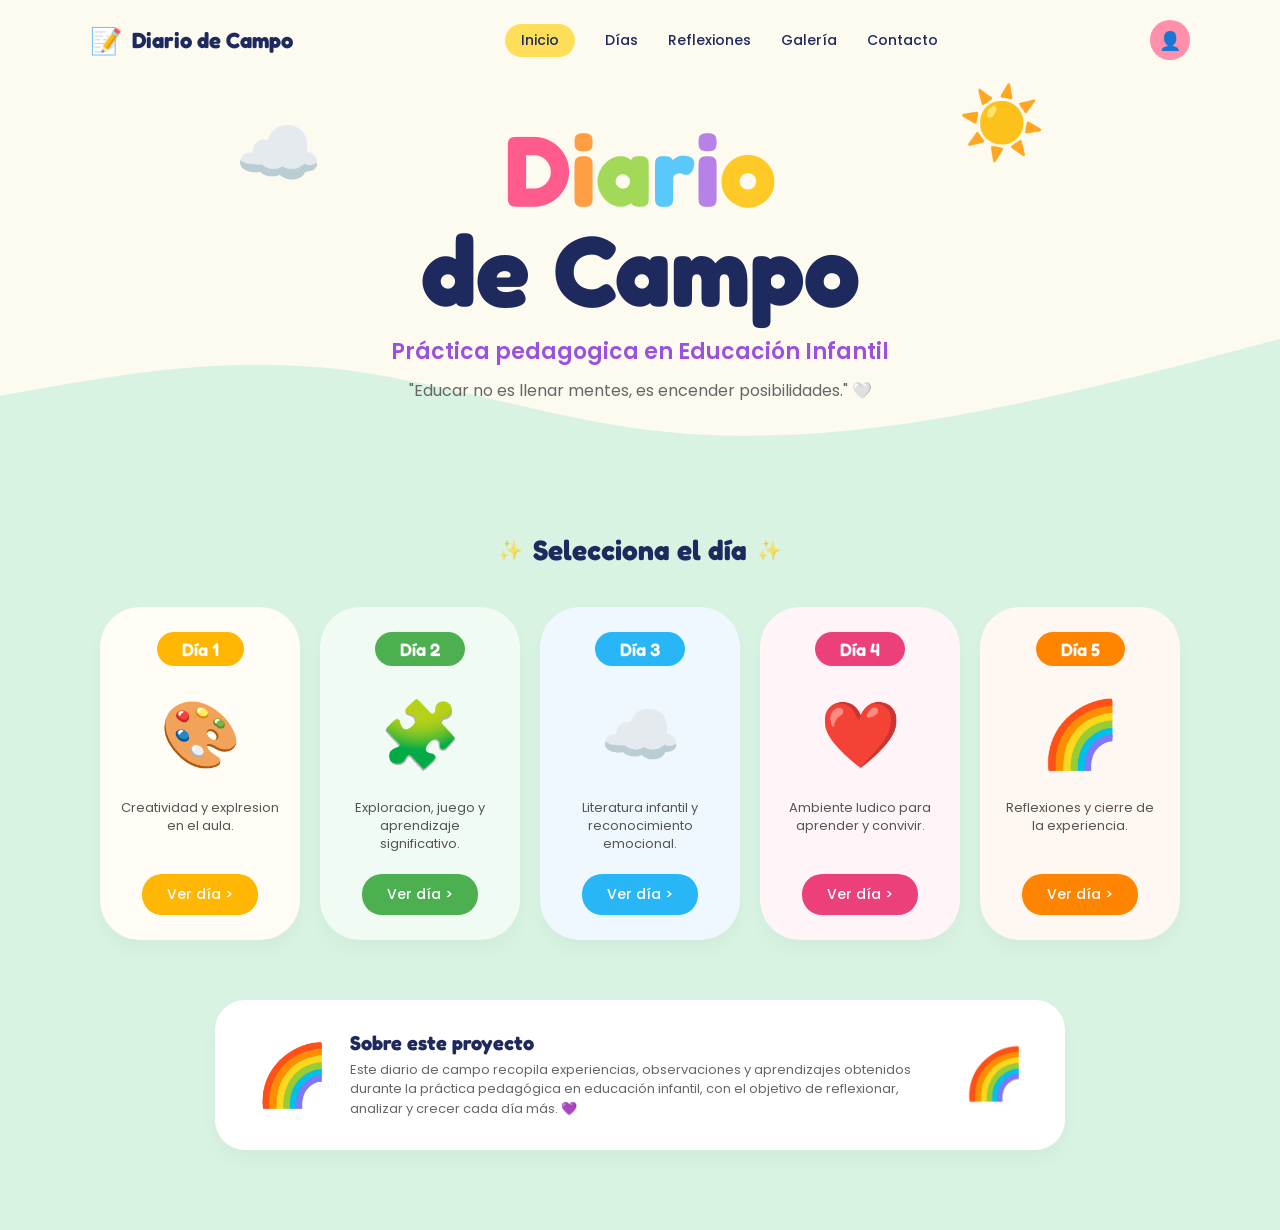
<file: index.html>
<!DOCTYPE html>
<html lang="es">
<head>
    <meta charset="UTF-8">
    <meta name="viewport" content="width=device-width, initial-scale=1.0">
    <title>Diario de Campo</title>

    <link href="https://fonts.googleapis.com/css2?family=Fredoka:wght@500;600;700&family=Poppins:wght@300;400;500;600&display=swap" rel="stylesheet">

    <style>
        /* ========================================= */
        /* RESET Y VARIABLES BASE                    */
        /* ========================================= */
        * {
            margin: 0;
            padding: 0;
            box-sizing: border-box;
        }

        body {
            font-family: 'Poppins', sans-serif;
            background-color: #d8f3e2; /* Verde suave del fondo inferior */
            color: #333;
            overflow-x: hidden;
        }

        /* ========================================= */
        /* SECCIÓN SUPERIOR (Fondo Crema)            */
        /* ========================================= */
        .top-section {
            background-color: #fdfaf0;
            position: relative;
            padding-bottom: 50px;
        }

        /* NAVEGACIÓN */
        .navbar {
            display: flex;
            justify-content: space-between;
            align-items: center;
            padding: 20px 50px;
            max-width: 1200px;
            margin: 0 auto;
        }

        .logo-nav {
            font-family: 'Fredoka', sans-serif;
            font-weight: 700;
            color: #1e2a5e;
            font-size: 22px;
            display: flex;
            align-items: center;
            gap: 10px;
        }

        .nav-links {
            display: flex;
            list-style: none;
            gap: 30px;
            align-items: center;
            font-size: 14px;
            font-weight: 500;
            color: #1e2a5e;
        }

        .nav-links li {
            cursor: pointer;
        }

        .nav-active {
            background-color: #ffde59;
            padding: 6px 16px;
            border-radius: 20px;
        }

        .profile-icon {
            background-color: #ff8fab;
            color: white;
            width: 40px;
            height: 40px;
            border-radius: 50%;
            display: flex;
            justify-content: center;
            align-items: center;
            font-size: 18px;
            cursor: pointer;
        }

        /* HERO - CABECERA */
        .hero {
            text-align: center;
            padding: 40px 20px 20px;
            position: relative;
            max-width: 900px;
            margin: 0 auto;
            z-index: 2;
        }

        .decor {
            position: absolute;
            font-size: 70px;
            user-select: none;
        }

        .cloud {
            top: 20px;
            left: 5%;
        }

        .sun {
            top: -10px;
            right: 5%;
        }

        .titulo-principal {
            font-family: 'Fredoka', sans-serif;
            font-size: 100px;
            font-weight: 700;
            line-height: 1;
            margin-bottom: 10px;
        }

        /* Colores de "Diario" */
        .titulo-principal span:nth-child(1) { color: #ff5c8d; } /* D */
        .titulo-principal span:nth-child(2) { color: #ff9e43; } /* i */
        .titulo-principal span:nth-child(3) { color: #a2d959; } /* a */
        .titulo-principal span:nth-child(4) { color: #5ac8fa; } /* r */
        .titulo-principal span:nth-child(5) { color: #b682e8; } /* i */
        .titulo-principal span:nth-child(6) { color: #ffca28; } /* o */

        .de-campo {
            display: block;
            color: #1e2a5e; /* Azul oscuro */
        }

        .subtitulo {
            color: #9b51e0;
            font-size: 22px;
            font-weight: 600;
            margin-top: 15px;
        }

        .frase {
            color: #666;
            font-size: 16px;
            margin-top: 10px;
        }

        /* ONDA (WAVE SVG) */
        .wave {
            position: absolute;
            bottom: -5px;
            left: 0;
            width: 100%;
            line-height: 0;
        }
        .wave svg {
            display: block;
            width: 100%;
            height: auto;
        }

        /* ========================================= */
        /* SECCIÓN INFERIOR (Fondo Verde Agua)       */
        /* ========================================= */
        .bottom-section {
            padding: 60px 20px;
            text-align: center;
        }

        .seccion-titulo {
            font-family: 'Fredoka', sans-serif;
            color: #1e2a5e;
            font-size: 28px;
            margin-bottom: 40px;
            display: flex;
            align-items: center;
            justify-content: center;
            gap: 10px;
        }
        .seccion-titulo::before, .seccion-titulo::after {
            content: "✨";
            font-size: 20px;
            opacity: 0.7;
        }

        /* GRID DE TARJETAS */
        .cards-container {
            display: flex;
            justify-content: center;
            gap: 20px;
            flex-wrap: wrap;
            max-width: 1100px;
            margin: 0 auto;
        }

        .card {
            background: white;
            border-radius: 40px;
            width: 200px;
            padding: 25px 20px;
            display: flex;
            flex-direction: column;
            align-items: center;
            box-shadow: 0 10px 20px rgba(0,0,0,0.03);
            transition: transform 0.3s;
        }

        .card:hover {
            transform: translateY(-8px);
        }

        .card-tag {
            font-family: 'Fredoka', sans-serif;
            font-size: 18px;
            font-weight: 600;
            color: white;
            padding: 6px 25px;
            border-radius: 20px;
            margin-bottom: 20px;
        }

        .card-icon {
            font-size: 65px;
            margin-bottom: 15px;
        }

        .card-text {
            font-size: 13px;
            color: #555;
            flex-grow: 1;
            margin-bottom: 20px;
            line-height: 1.4;
        }

        .btn {
            text-decoration: none;
            color: white;
            padding: 10px 25px;
            border-radius: 20px;
            font-weight: 500;
            font-size: 14px;
            transition: 0.2s;
        }

        /* COLORES ESPECÍFICOS DE CADA TARJETA */
        .c1 { background: #fffdf5; }
        .c1 .card-tag, .c1 .btn { background: #ffb703; }

        .c2 { background: #f0fbf4; }
        .c2 .card-tag, .c2 .btn { background: #4caf50; }

        .c3 { background: #f0f8ff; }
        .c3 .card-tag, .c3 .btn { background: #29b6f6; }

        .c4 { background: #fff5f8; }
        .c4 .card-tag, .c4 .btn { background: #ec407a; }

        .c5 { background: #fff8f2; }
        .c5 .card-tag, .c5 .btn { background: #ff8500; }

        /* ========================================= */
        /* CAJA DE INFORMACIÓN FINAL                 */
        /* ========================================= */
        .info-box {
            background: white;
            max-width: 850px;
            margin: 60px auto 20px;
            border-radius: 30px;
            padding: 30px 40px;
            display: flex;
            align-items: center;
            box-shadow: 0 10px 20px rgba(0,0,0,0.03);
            text-align: left;
            gap: 20px;
        }

        .info-box .icon-left { font-size: 60px; }
        .info-box .icon-right { font-size: 50px; }
        
        .info-content {
            flex-grow: 1;
        }

        .info-content h3 {
            color: #1e2a5e;
            font-family: 'Fredoka', sans-serif;
            font-size: 20px;
            margin-bottom: 5px;
        }

        .info-content p {
            color: #666;
            font-size: 13px;
            line-height: 1.5;
        }

        /* RESPONSIVE */
        @media(max-width: 768px) {
            .navbar { flex-direction: column; gap: 15px; }
            .titulo-principal { font-size: 60px; }
            .decor { display: none; }
            .info-box { flex-direction: column; text-align: center; }
        }
    </style>
</head>
<body>

    <div class="top-section">
        
        <nav class="navbar">
            <div class="logo-nav">
                <span style="font-size: 26px;">📝</span> Diario de Campo
            </div>
            <ul class="nav-links">
                <li class="nav-active">Inicio</li>
                <li>Días</li>
                <li>Reflexiones</li>
                <li>Galería</li>
                <li>Contacto</li>
            </ul>
            <div class="profile-icon">👤</div>
        </nav>

        <div class="hero">
            <div class="decor cloud">☁️</div>
            <div class="decor sun">☀️</div>
            
            <h1 class="titulo-principal">
                <span>D</span><span>i</span><span>a</span><span>r</span><span>i</span><span>o</span>
                <span class="de-campo">de Campo</span>
            </h1>
            
            <p class="subtitulo">Práctica pedagogica en Educación Infantil</p>
            <p class="frase">"Educar no es llenar mentes, es encender posibilidades." 🤍</p>
        </div>

        <div class="wave">
            <svg xmlns="http://www.w3.org/2000/svg" viewBox="0 0 1440 220">
                <path fill="#d8f3e2" fill-opacity="1" d="M0,128L60,117.3C120,107,240,85,360,96C480,107,600,149,720,165.3C840,181,960,171,1080,149.3C1200,128,1320,96,1380,80L1440,64L1440,320L1380,320C1320,320,1200,320,1080,320C960,320,840,320,720,320C600,320,480,320,360,320C240,320,120,320,60,320L0,320Z"></path>
            </svg>
        </div>
    </div>

    <div class="bottom-section">
        
        <h2 class="seccion-titulo">Selecciona el día</h2>

        <div class="cards-container">
            
            <div class="card c1">
                <div class="card-tag">Día 1</div>
                <div class="card-icon">🎨</div>
                <p class="card-text">Creatividad y explresion en el aula.</p>
                <a href="dia1.html" class="btn">Ver día ></a>
            </div>

            <div class="card c2">
                <div class="card-tag">Día 2</div>
                <div class="card-icon">🧩</div>
                <p class="card-text">Exploracion, juego y aprendizaje significativo.</p>
                <a href="dia2.html" class="btn">Ver día ></a>
            </div>

            <div class="card c3">
                <div class="card-tag">Día 3</div>
                <div class="card-icon">☁️</div>
                <p class="card-text">Literatura infantil y reconocimiento emocional.</p>
                <a href="dia3.html" class="btn">Ver día ></a>
            </div>

            <div class="card c4">
                <div class="card-tag">Día 4</div>
                <div class="card-icon">❤️</div>
                <p class="card-text">Ambiente ludico para aprender y convivir.</p>
                <a href="dia4.html" class="btn">Ver día ></a>
            </div>

            <div class="card c5">
                <div class="card-tag">Día 5</div>
                <div class="card-icon">🌈</div>
                <p class="card-text">Reflexiones y cierre de la experiencia.</p>
                <a href="dia5.html" class="btn">Ver día ></a>
            </div>

        </div>

        <div class="info-box">
            <div class="icon-left">🌈 </div>
            <div class="info-content">
                <h3>Sobre este proyecto</h3>
                <p>Este diario de campo recopila experiencias, observaciones y aprendizajes obtenidos durante la práctica pedagógica en educación infantil, con el objetivo de reflexionar, analizar y crecer cada día más. 💜</p>
            </div>
            <div class="icon-right">🌈</div>
        </div>

    </div>

</body>
</html>
</file>
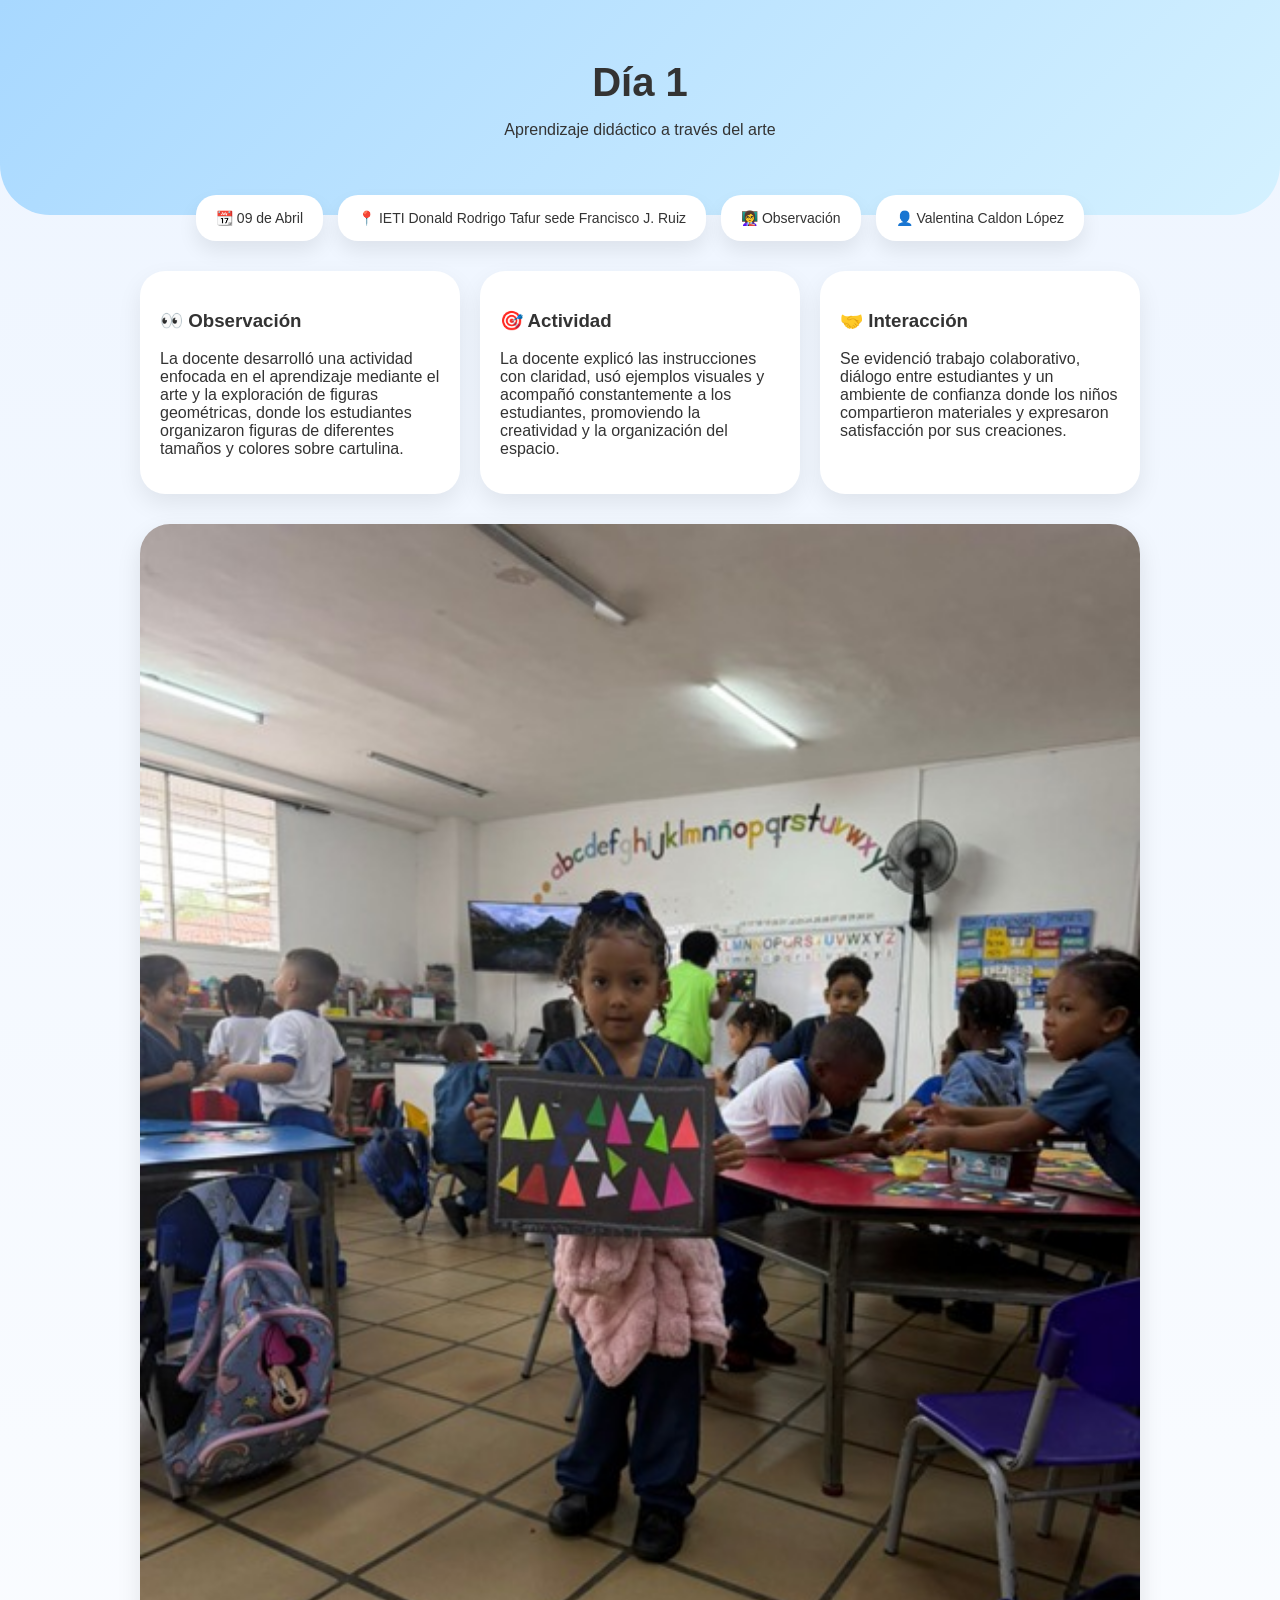
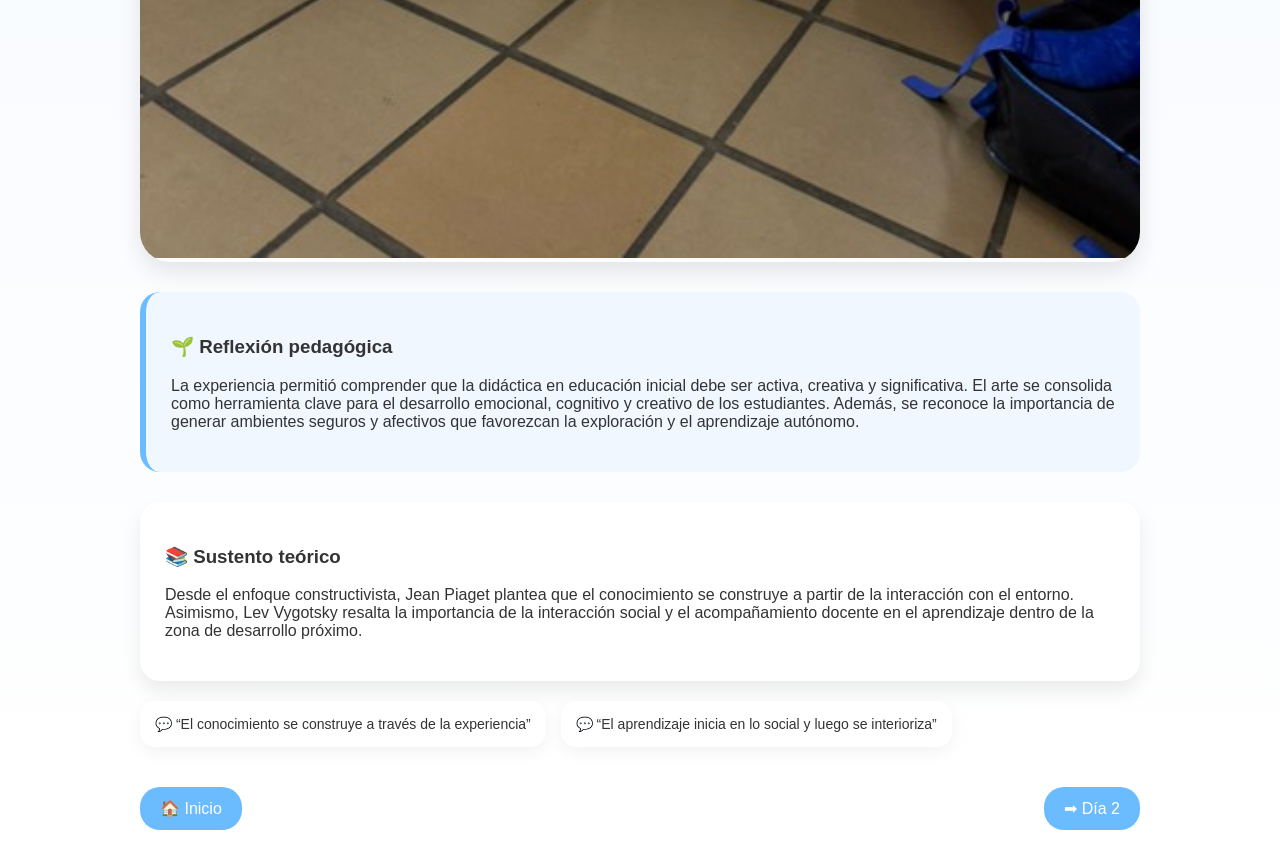
<file: dia1.html>
<!DOCTYPE html>
<html lang="es">
<head>
<meta charset="UTF-8">
<meta name="viewport" content="width=device-width, initial-scale=1.0">
<title>Día 1</title>

<style>

body{
    margin:0;
    font-family: 'Segoe UI', sans-serif;
    background: linear-gradient(180deg, #eef5ff, #ffffff);
    color:#333;
}

.hero{
    background: linear-gradient(135deg, #a8d8ff, #d4f1ff);
    padding:60px 20px;
    text-align:center;
    border-bottom-left-radius:50px;
    border-bottom-right-radius:50px;
}

.hero h1{
    font-size:40px;
    margin:0;
}

.container{
    padding:20px;
    max-width:1000px;
    margin:auto;
}

.info{
    display:flex;
    gap:15px;
    flex-wrap:wrap;
    justify-content:center;
    margin-top:-40px;
}

.card-info{
    background:white;
    padding:15px 20px;
    border-radius:20px;
    box-shadow:0 10px 20px rgba(0,0,0,0.08);
    font-size:14px;
}

.grid{
    display:grid;
    grid-template-columns: repeat(auto-fit, minmax(250px,1fr));
    gap:20px;
    margin-top:30px;
}

.card{
    background:white;
    padding:20px;
    border-radius:25px;
    box-shadow:0 10px 25px rgba(0,0,0,0.08);
    transition:0.3s;
}

.card:hover{
    transform:translateY(-8px);
}

.image-box{
    margin-top:30px;
    border-radius:30px;
    overflow:hidden;
    box-shadow:0 10px 25px rgba(0,0,0,0.1);
}

.image-box img{
    width:100%;
}

.reflexion{
    margin-top:30px;
    padding:25px;
    background:#f0f7ff;
    border-left:6px solid #6bbcff;
    border-radius:20px;
}

.teoria{
    margin-top:30px;
    background:white;
    padding:25px;
    border-radius:20px;
    box-shadow:0 10px 20px rgba(0,0,0,0.08);
}

.frases{
    display:flex;
    gap:15px;
    flex-wrap:wrap;
    margin-top:20px;
}

.frase{
    background:#fff;
    padding:15px;
    border-radius:15px;
    box-shadow:0 5px 15px rgba(0,0,0,0.05);
    font-size:14px;
}

.nav{
    margin-top:40px;
    display:flex;
    justify-content:space-between;
}

.btn{
    padding:12px 20px;
    border-radius:20px;
    background:#6bbcff;
    color:white;
    text-decoration:none;
}

</style>
</head>

<body>

<div class="hero">
    <h1>Día 1</h1>
    <p>Aprendizaje didáctico a través del arte</p>
</div>

<div class="container">

<div class="info">
    <div class="card-info">📆 09 de Abril</div>
    <div class="card-info">📍 IETI Donald Rodrigo Tafur sede Francisco J. Ruiz</div>
    <div class="card-info">👩‍🏫 Observación</div>
    <div class="card-info">👤 Valentina Caldon López</div>
</div>

<div class="grid">

<div class="card">
    <h3>👀 Observación</h3>
    <p>
    La docente desarrolló una actividad enfocada en el aprendizaje mediante el arte y la exploración de figuras geométricas, donde los estudiantes organizaron figuras de diferentes tamaños y colores sobre cartulina.
    </p>
</div>

<div class="card">
    <h3>🎯 Actividad</h3>
    <p>
    La docente explicó las instrucciones con claridad, usó ejemplos visuales y acompañó constantemente a los estudiantes, promoviendo la creatividad y la organización del espacio.
    </p>
</div>

<div class="card">
    <h3>🤝 Interacción</h3>
    <p>
    Se evidenció trabajo colaborativo, diálogo entre estudiantes y un ambiente de confianza donde los niños compartieron materiales y expresaron satisfacción por sus creaciones.
    </p>
</div>

</div>

<div class="image-box">
    <img src="dia1.jpg" alt="Actividad del día">
</div>

<div class="reflexion">
    <h3>🌱 Reflexión pedagógica</h3>
    <p>
    La experiencia permitió comprender que la didáctica en educación inicial debe ser activa, creativa y significativa. El arte se consolida como herramienta clave para el desarrollo emocional, cognitivo y creativo de los estudiantes.
    Además, se reconoce la importancia de generar ambientes seguros y afectivos que favorezcan la exploración y el aprendizaje autónomo.
    </p>
</div>

<div class="teoria">
    <h3>📚 Sustento teórico</h3>
    <p>
    Desde el enfoque constructivista, Jean Piaget plantea que el conocimiento se construye a partir de la interacción con el entorno. Asimismo, Lev Vygotsky resalta la importancia de la interacción social y el acompañamiento docente en el aprendizaje dentro de la zona de desarrollo próximo.
    </p>
</div>

<div class="frases">
    <div class="frase">💬 “El conocimiento se construye a través de la experiencia”</div>
    <div class="frase">💬 “El aprendizaje inicia en lo social y luego se interioriza”</div>
</div>

<div class="nav">
    <a href="index.html" class="btn">🏠 Inicio</a>
    <a href="dia2.html" class="btn">➡ Día 2</a>
</div>

</div>

</body>
</html>
</file>
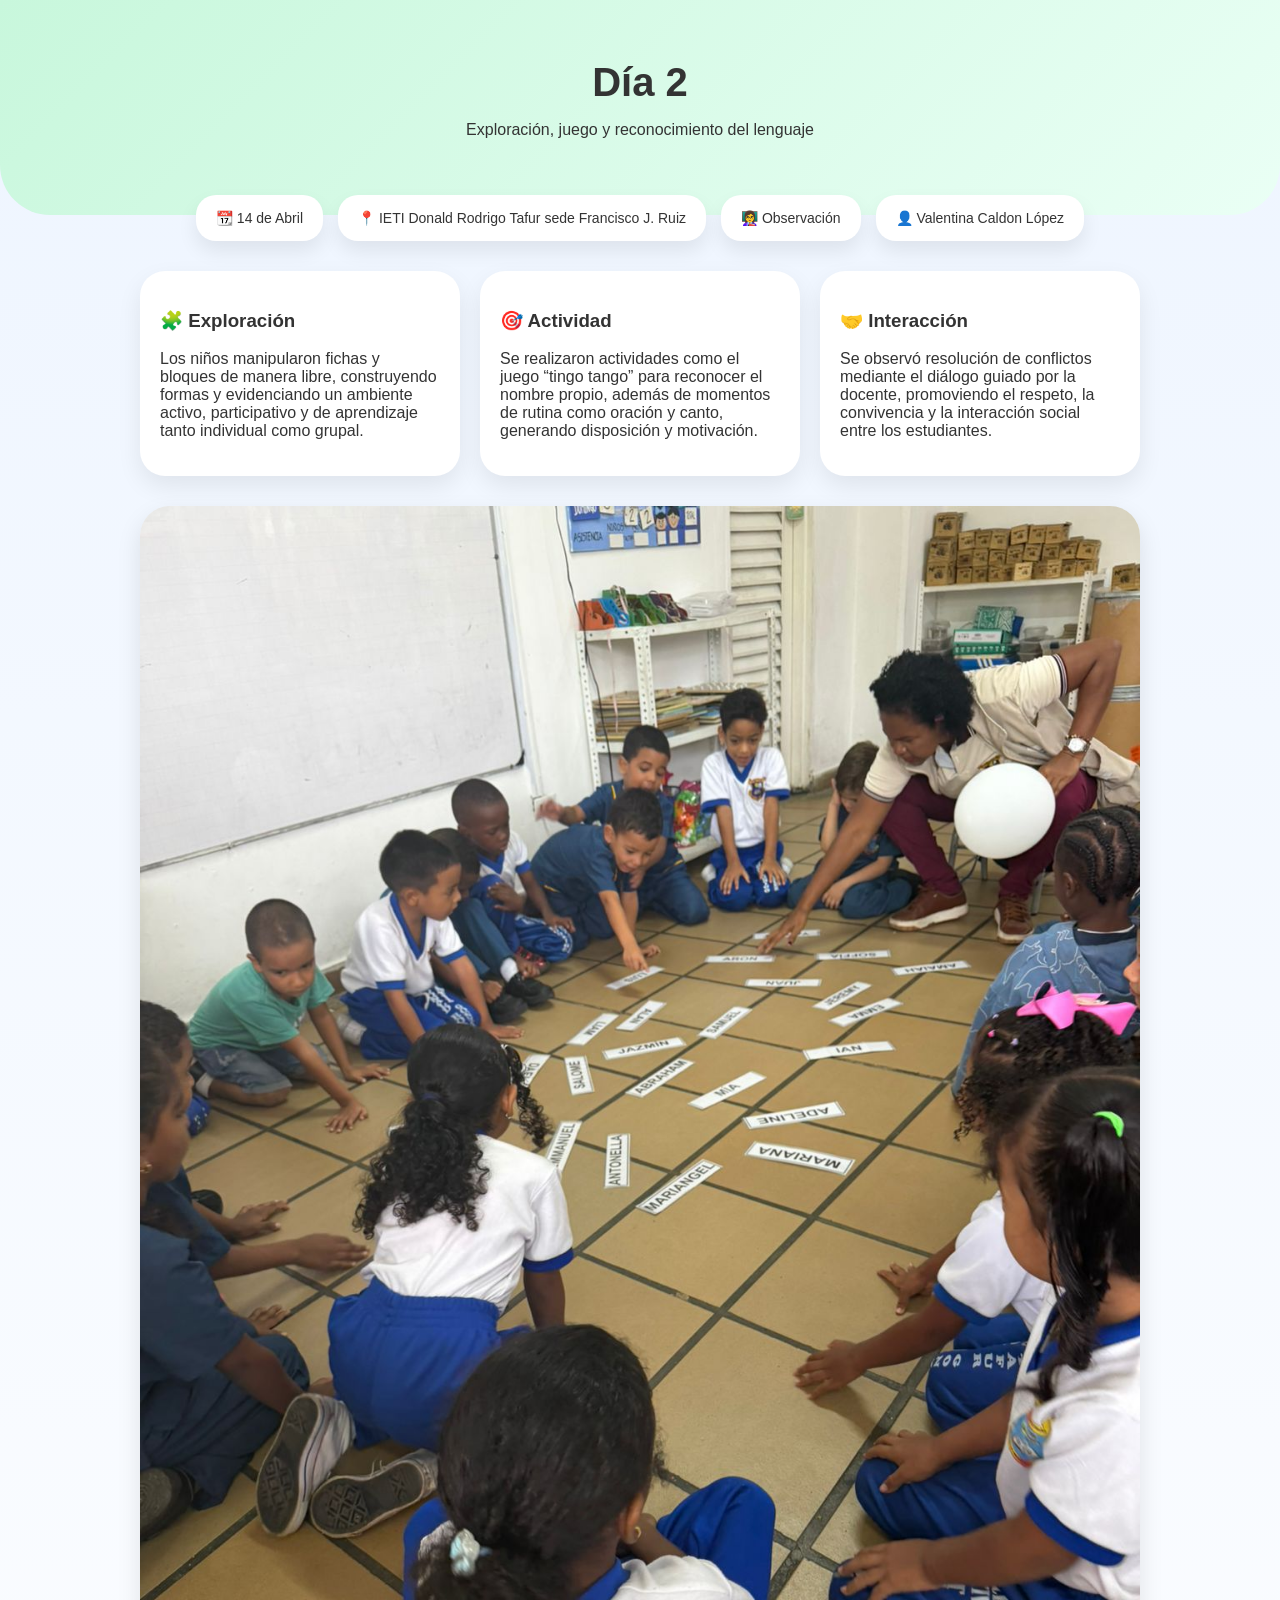
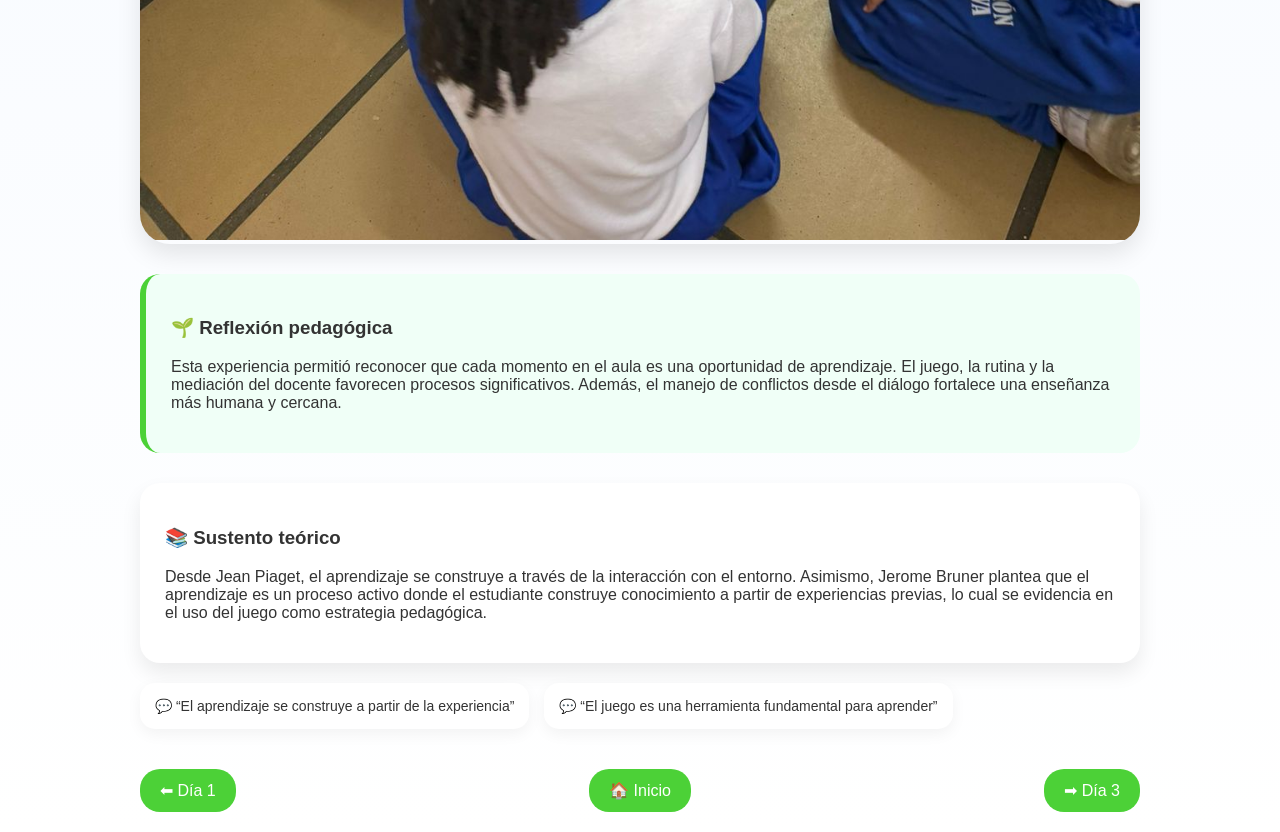
<file: dia2.html>
<!DOCTYPE html>
<html lang="es">
<head>
<meta charset="UTF-8">
<meta name="viewport" content="width=device-width, initial-scale=1.0">
<title>Día 2</title>

<style>

body{
    margin:0;
    font-family: 'Segoe UI', sans-serif;
    background: linear-gradient(180deg, #eef5ff, #ffffff);
    color:#333;
}

.hero{
    background: linear-gradient(135deg, #c8f7dc, #eafff5);
    padding:60px 20px;
    text-align:center;
    border-bottom-left-radius:50px;
    border-bottom-right-radius:50px;
}

.hero h1{
    font-size:40px;
    margin:0;
}

.container{
    padding:20px;
    max-width:1000px;
    margin:auto;
}

.info{
    display:flex;
    gap:15px;
    flex-wrap:wrap;
    justify-content:center;
    margin-top:-40px;
}

.card-info{
    background:white;
    padding:15px 20px;
    border-radius:20px;
    box-shadow:0 10px 20px rgba(0,0,0,0.08);
    font-size:14px;
}

.grid{
    display:grid;
    grid-template-columns: repeat(auto-fit, minmax(250px,1fr));
    gap:20px;
    margin-top:30px;
}

.card{
    background:white;
    padding:20px;
    border-radius:25px;
    box-shadow:0 10px 25px rgba(0,0,0,0.08);
    transition:0.3s;
}

.card:hover{
    transform:translateY(-8px);
}

.image-box{
    margin-top:30px;
    border-radius:30px;
    overflow:hidden;
    box-shadow:0 10px 25px rgba(0,0,0,0.1);
}

.image-box img{
    width:100%;
}

.reflexion{
    margin-top:30px;
    padding:25px;
    background:#f0fff7;
    border-left:6px solid #4cd137;
    border-radius:20px;
}

.teoria{
    margin-top:30px;
    background:white;
    padding:25px;
    border-radius:20px;
    box-shadow:0 10px 20px rgba(0,0,0,0.08);
}

.frases{
    display:flex;
    gap:15px;
    flex-wrap:wrap;
    margin-top:20px;
}

.frase{
    background:#fff;
    padding:15px;
    border-radius:15px;
    box-shadow:0 5px 15px rgba(0,0,0,0.05);
    font-size:14px;
}

.nav{
    margin-top:40px;
    display:flex;
    justify-content:space-between;
}

.btn{
    padding:12px 20px;
    border-radius:20px;
    background:#4cd137;
    color:white;
    text-decoration:none;
}

</style>
</head>

<body>

<div class="hero">
    <h1>Día 2</h1>
    <p>Exploración, juego y reconocimiento del lenguaje</p>
</div>

<div class="container">

<div class="info">
    <div class="card-info">📆 14 de Abril</div>
    <div class="card-info">📍 IETI Donald Rodrigo Tafur sede Francisco J. Ruiz</div>
    <div class="card-info">👩‍🏫 Observación</div>
    <div class="card-info">👤 Valentina Caldon López</div>
</div>

<div class="grid">

<div class="card">
    <h3>🧩 Exploración</h3>
    <p>
    Los niños manipularon fichas y bloques de manera libre, construyendo formas y evidenciando un ambiente activo, participativo y de aprendizaje tanto individual como grupal.
    </p>
</div>

<div class="card">
    <h3>🎯 Actividad</h3>
    <p>
    Se realizaron actividades como el juego “tingo tango” para reconocer el nombre propio, además de momentos de rutina como oración y canto, generando disposición y motivación.
    </p>
</div>

<div class="card">
    <h3>🤝 Interacción</h3>
    <p>
    Se observó resolución de conflictos mediante el diálogo guiado por la docente, promoviendo el respeto, la convivencia y la interacción social entre los estudiantes.
    </p>
</div>

</div>

<div class="image-box">
    <img src="dia2.jpg" alt="Actividad del día 2">
</div>

<div class="reflexion">
    <h3>🌱 Reflexión pedagógica</h3>
    <p>
    Esta experiencia permitió reconocer que cada momento en el aula es una oportunidad de aprendizaje. El juego, la rutina y la mediación del docente favorecen procesos significativos. Además, el manejo de conflictos desde el diálogo fortalece una enseñanza más humana y cercana.
    </p>
</div>

<div class="teoria">
    <h3>📚 Sustento teórico</h3>
    <p>
    Desde Jean Piaget, el aprendizaje se construye a través de la interacción con el entorno. Asimismo, Jerome Bruner plantea que el aprendizaje es un proceso activo donde el estudiante construye conocimiento a partir de experiencias previas, lo cual se evidencia en el uso del juego como estrategia pedagógica.
    </p>
</div>

<div class="frases">
    <div class="frase">💬 “El aprendizaje se construye a partir de la experiencia”</div>
    <div class="frase">💬 “El juego es una herramienta fundamental para aprender”</div>
</div>

<div class="nav">
    <a href="dia1.html" class="btn">⬅ Día 1</a>
    <a href="index.html" class="btn">🏠 Inicio</a>
    <a href="dia3.html" class="btn">➡ Día 3</a>
</div>

</div>

</body>
</html>
</file>
